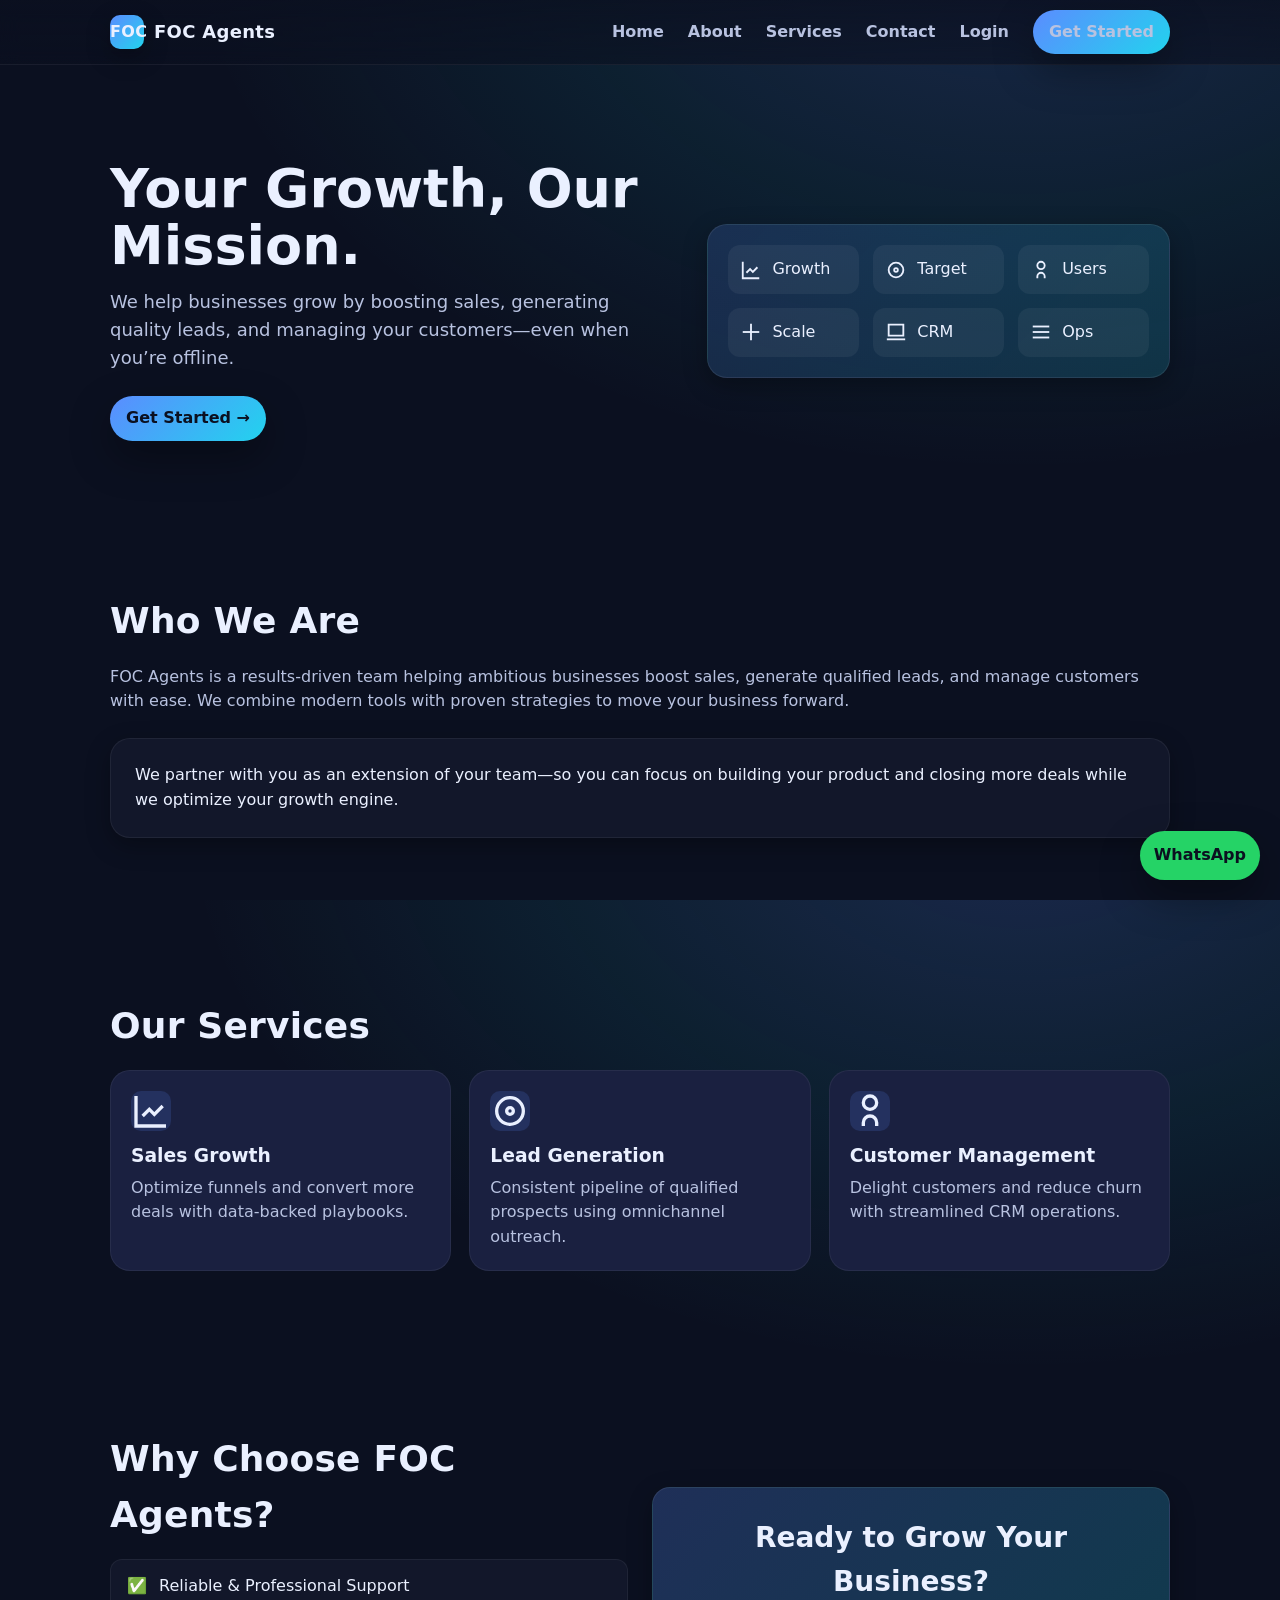
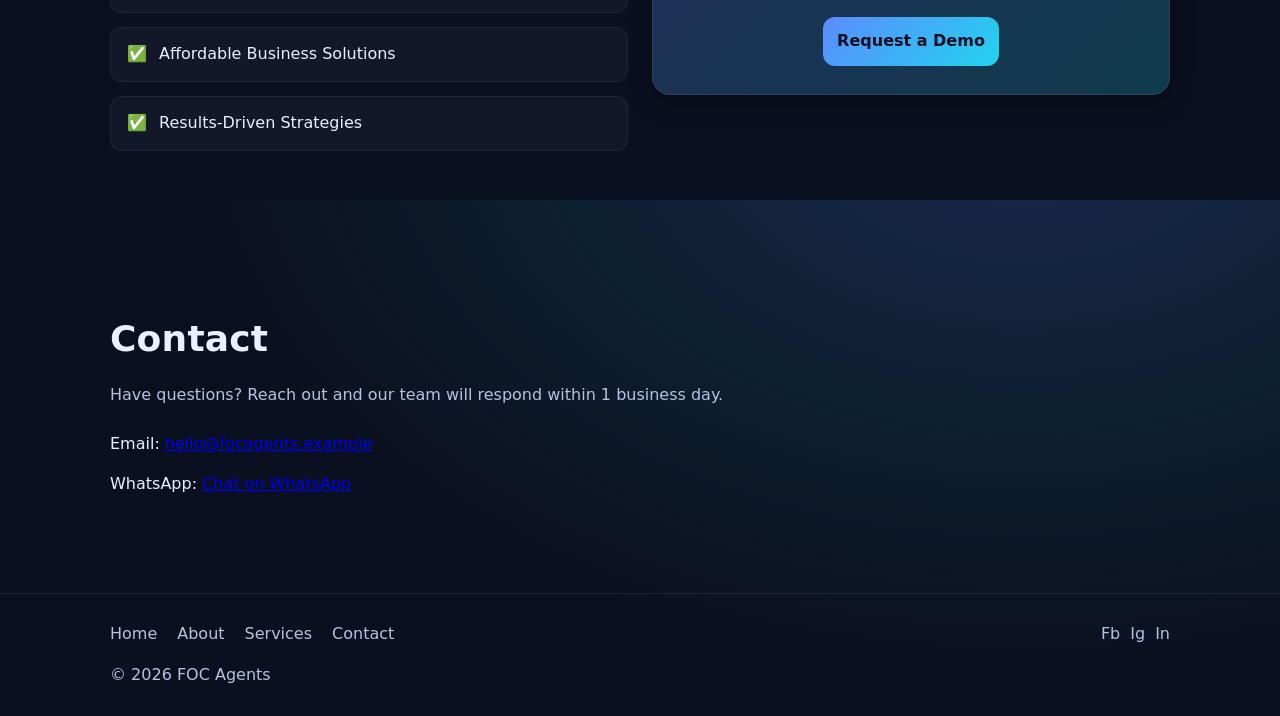
<file: index.html>
<!doctype html>
<html lang="en">
<head>
  <meta charset="utf-8">
  <meta name="viewport" content="width=device-width, initial-scale=1">
  <title>FOC Agents – Grow with Confidence</title>
  <meta name="description" content="We help businesses grow by boosting sales, generating leads, and managing customers—even when you're offline.">
  <link rel="stylesheet" href="assets/css/style.css">
</head>
<body>
  <header class="header">
    <div class="container header-inner">
      <a class="brand" href="#home">
        <span class="brand-badge" aria-hidden="true">FOC</span>
        <span class="brand-text">FOC Agents</span>
      </a>
      <nav class="nav">
        <a href="#home">Home</a>
        <a href="#about">About</a>
        <a href="#services">Services</a>
        <a href="#contact">Contact</a>
        <a href="login.html">Login</a>
        <a class="cta-primary" href="signup.html">Get Started</a>
      </nav>
    </div>
  </header>

  <main id="home">
    <section class="hero section">
      <div class="container hero-grid">
        <div>
          <h1>Your Growth, Our Mission.</h1>
          <p>We help businesses grow by boosting sales, generating quality leads, and managing your customers—even when you’re offline.</p>
          <a class="cta-primary" href="signup.html">Get Started →</a>
        </div>
        <div class="hero-visual">
          <div class="hero-icon-grid">
            <div class="hero-icon"><svg viewBox="0 0 24 24" fill="none" stroke="currentColor" stroke-width="2"><path d="M3 3v18h18"/><path d="M7 15l4-4 3 3 5-5"/></svg>Growth</div>
            <div class="hero-icon"><svg viewBox="0 0 24 24" fill="none" stroke="currentColor" stroke-width="2"><circle cx="12" cy="12" r="8"/><circle cx="12" cy="12" r="2"/></svg>Target</div>
            <div class="hero-icon"><svg viewBox="0 0 24 24" fill="none" stroke="currentColor" stroke-width="2"><path d="M16 21v-2a4 4 0 0 0-8 0v2"/><circle cx="12" cy="7" r="4"/></svg>Users</div>
            <div class="hero-icon"><svg viewBox="0 0 24 24" fill="none" stroke="currentColor" stroke-width="2"><path d="M3 12h18"/><path d="M12 3v18"/></svg>Scale</div>
            <div class="hero-icon"><svg viewBox="0 0 24 24" fill="none" stroke="currentColor" stroke-width="2"><path d="M4 4h16v12H4z"/><path d="M22 20H2"/></svg>CRM</div>
            <div class="hero-icon"><svg viewBox="0 0 24 24" fill="none" stroke="currentColor" stroke-width="2"><path d="M3 6h18"/><path d="M3 12h18"/><path d="M3 18h18"/></svg>Ops</div>
          </div>
        </div>
      </div>
    </section>

    <section id="about" class="about section">
      <div class="container">
        <h2 class="section-title">Who We Are</h2>
        <p class="section-subtitle">FOC Agents is a results-driven team helping ambitious businesses boost sales, generate qualified leads, and manage customers with ease. We combine modern tools with proven strategies to move your business forward.</p>
        <div class="card">
          We partner with you as an extension of your team—so you can focus on building your product and closing more deals while we optimize your growth engine.
        </div>
      </div>
    </section>

    <section id="services" class="section">
      <div class="container">
        <h2 class="section-title">Our Services</h2>
        <div class="services-grid">
          <article class="service-card">
            <div class="service-icon" aria-hidden="true">
              <svg viewBox="0 0 24 24" fill="none" stroke="currentColor" stroke-width="2"><path d="M3 3v18h18"/><path d="M7 15l4-4 3 3 5-5"/></svg>
            </div>
            <h3>Sales Growth</h3>
            <p>Optimize funnels and convert more deals with data-backed playbooks.</p>
          </article>
          <article class="service-card">
            <div class="service-icon" aria-hidden="true">
              <svg viewBox="0 0 24 24" fill="none" stroke="currentColor" stroke-width="2"><circle cx="12" cy="12" r="8"/><circle cx="12" cy="12" r="2"/></svg>
            </div>
            <h3>Lead Generation</h3>
            <p>Consistent pipeline of qualified prospects using omnichannel outreach.</p>
          </article>
          <article class="service-card">
            <div class="service-icon" aria-hidden="true">
              <svg viewBox="0 0 24 24" fill="none" stroke="currentColor" stroke-width="2"><path d="M16 21v-2a4 4 0 0 0-8 0v2"/><circle cx="12" cy="7" r="4"/></svg>
            </div>
            <h3>Customer Management</h3>
            <p>Delight customers and reduce churn with streamlined CRM operations.</p>
          </article>
        </div>
      </div>
    </section>

    <section class="section">
      <div class="container why">
        <div>
          <h2 class="section-title">Why Choose FOC Agents?</h2>
          <div class="why-list">
            <div class="why-item"><span class="check">✅</span>Reliable & Professional Support</div>
            <div class="why-item"><span class="check">✅</span>Affordable Business Solutions</div>
            <div class="why-item"><span class="check">✅</span>Results-Driven Strategies</div>
          </div>
        </div>
        <div class="cta-banner">
          <h3>Ready to Grow Your Business?</h3>
          <a class="button" href="signup.html">Request a Demo</a>
        </div>
      </div>
    </section>

    <section id="contact" class="section">
      <div class="container">
        <h2 class="section-title">Contact</h2>
        <p class="section-subtitle">Have questions? Reach out and our team will respond within 1 business day.</p>
        <div class="card">
          <p>Email: <a href="mailto:hello@focagents.example">hello@focagents.example</a></p>
          <p>WhatsApp: <a href="https://wa.me/?text=I'm%20interested%20in%20FOC%20Agents" target="_blank" rel="noreferrer noopener">Chat on WhatsApp</a></p>
        </div>
      </div>
    </section>
  </main>

  <footer class="footer">
    <div class="container footer-inner">
      <div class="footer-links">
        <a href="#home">Home</a>
        <a href="#about">About</a>
        <a href="#services">Services</a>
        <a href="#contact">Contact</a>
      </div>
      <div class="socials">
        <a href="#" aria-label="Facebook">Fb</a>
        <a href="#" aria-label="Instagram">Ig</a>
        <a href="#" aria-label="LinkedIn">In</a>
      </div>
      <div style="grid-column: 1 / -1;">© <span data-year></span> FOC Agents</div>
    </div>
  </footer>

  <a class="whatsapp-fab" href="https://wa.me/?text=I'm%20interested%20in%20FOC%20Agents" target="_blank" rel="noreferrer noopener" aria-label="Open WhatsApp">
    <span>WhatsApp</span>
  </a>

  <script src="assets/js/main.js"></script>
</body>
</html>
</file>
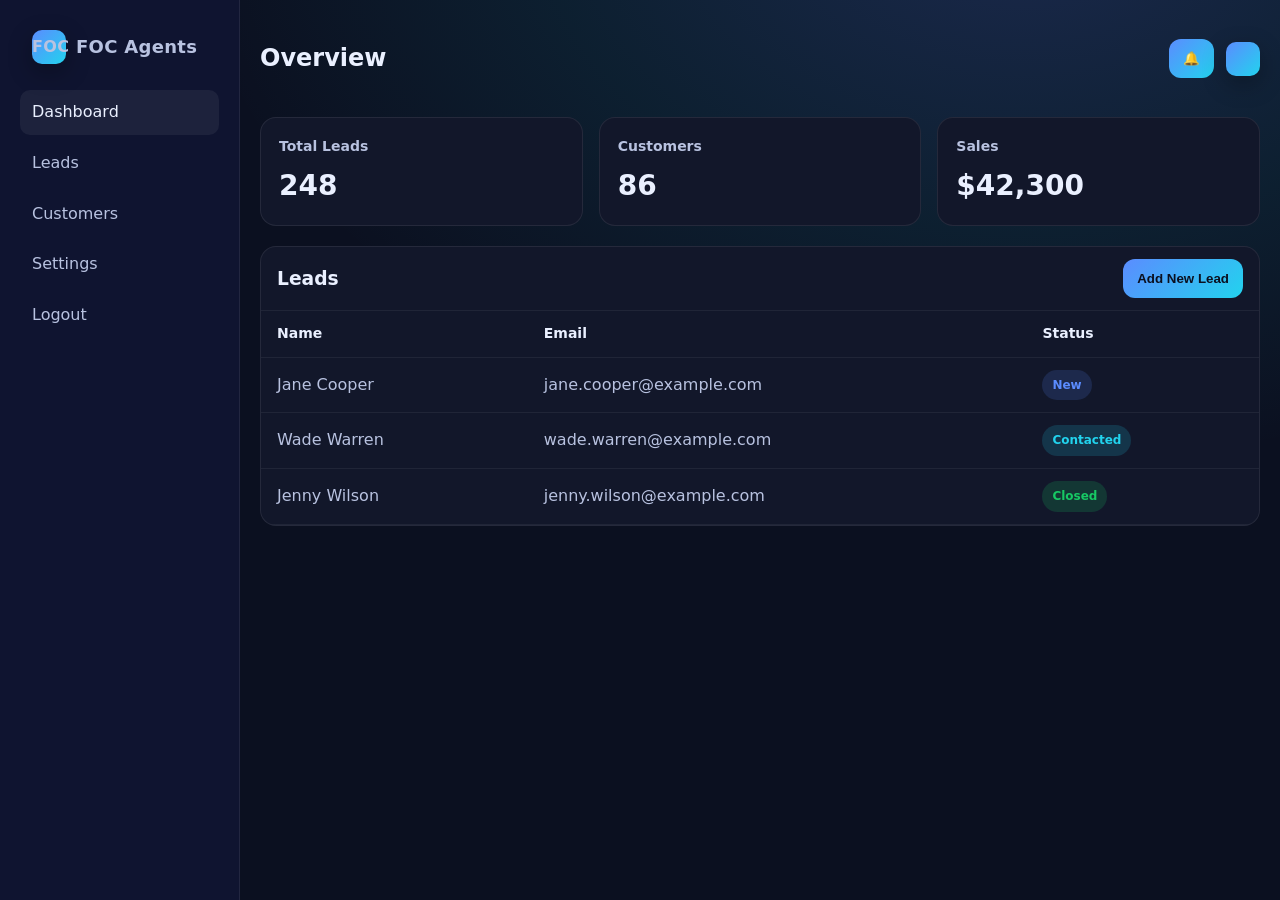
<file: dashboard.html>
<!doctype html>
<html lang="en">
<head>
  <meta charset="utf-8">
  <meta name="viewport" content="width=device-width, initial-scale=1">
  <title>Dashboard – FOC Agents</title>
  <link rel="stylesheet" href="assets/css/style.css">
</head>
<body>
  <div class="dashboard-layout">
    <aside class="sidebar">
      <a class="brand" href="index.html">
        <span class="brand-badge" aria-hidden="true">FOC</span>
        <span class="brand-text">FOC Agents</span>
      </a>
      <nav class="menu">
        <a class="active" href="#">Dashboard</a>
        <a href="#">Leads</a>
        <a href="#">Customers</a>
        <a href="#">Settings</a>
        <a href="index.html">Logout</a>
      </nav>
    </aside>

    <main class="main">
      <div class="topbar">
        <h2>Overview</h2>
        <div class="right">
          <button class="button" title="Notifications">🔔</button>
          <div class="brand-badge" title="Profile" aria-label="Profile"></div>
        </div>
      </div>

      <section class="card-grid">
        <div class="kpi-card"><h4>Total Leads</h4><div class="value">248</div></div>
        <div class="kpi-card"><h4>Customers</h4><div class="value">86</div></div>
        <div class="kpi-card"><h4>Sales</h4><div class="value">$42,300</div></div>
      </section>

      <section class="table-card">
        <header>
          <h3 style="margin:0;">Leads</h3>
          <button id="addLeadBtn" class="button">Add New Lead</button>
        </header>
        <div style="overflow:auto;">
          <table class="table">
            <thead>
              <tr>
                <th>Name</th>
                <th>Email</th>
                <th>Status</th>
              </tr>
            </thead>
            <tbody id="leadsBody">
              <tr>
                <td>Jane Cooper</td>
                <td>jane.cooper@example.com</td>
                <td><span class="status new">New</span></td>
              </tr>
              <tr>
                <td>Wade Warren</td>
                <td>wade.warren@example.com</td>
                <td><span class="status contact">Contacted</span></td>
              </tr>
              <tr>
                <td>Jenny Wilson</td>
                <td>jenny.wilson@example.com</td>
                <td><span class="status closed">Closed</span></td>
              </tr>
            </tbody>
          </table>
        </div>
      </section>
    </main>
  </div>

  <script src="assets/js/main.js"></script>
  <script>
    document.getElementById('addLeadBtn').addEventListener('click', function() {
      const name = prompt('Lead name:');
      if (!name) return;
      const email = prompt('Lead email:');
      if (!email) return;
      const tr = document.createElement('tr');
      tr.innerHTML = `<td>${name}</td><td>${email}</td><td><span class="status new">New</span></td>`;
      document.getElementById('leadsBody').prepend(tr);
    });
  </script>
</body>
</html>
</file>
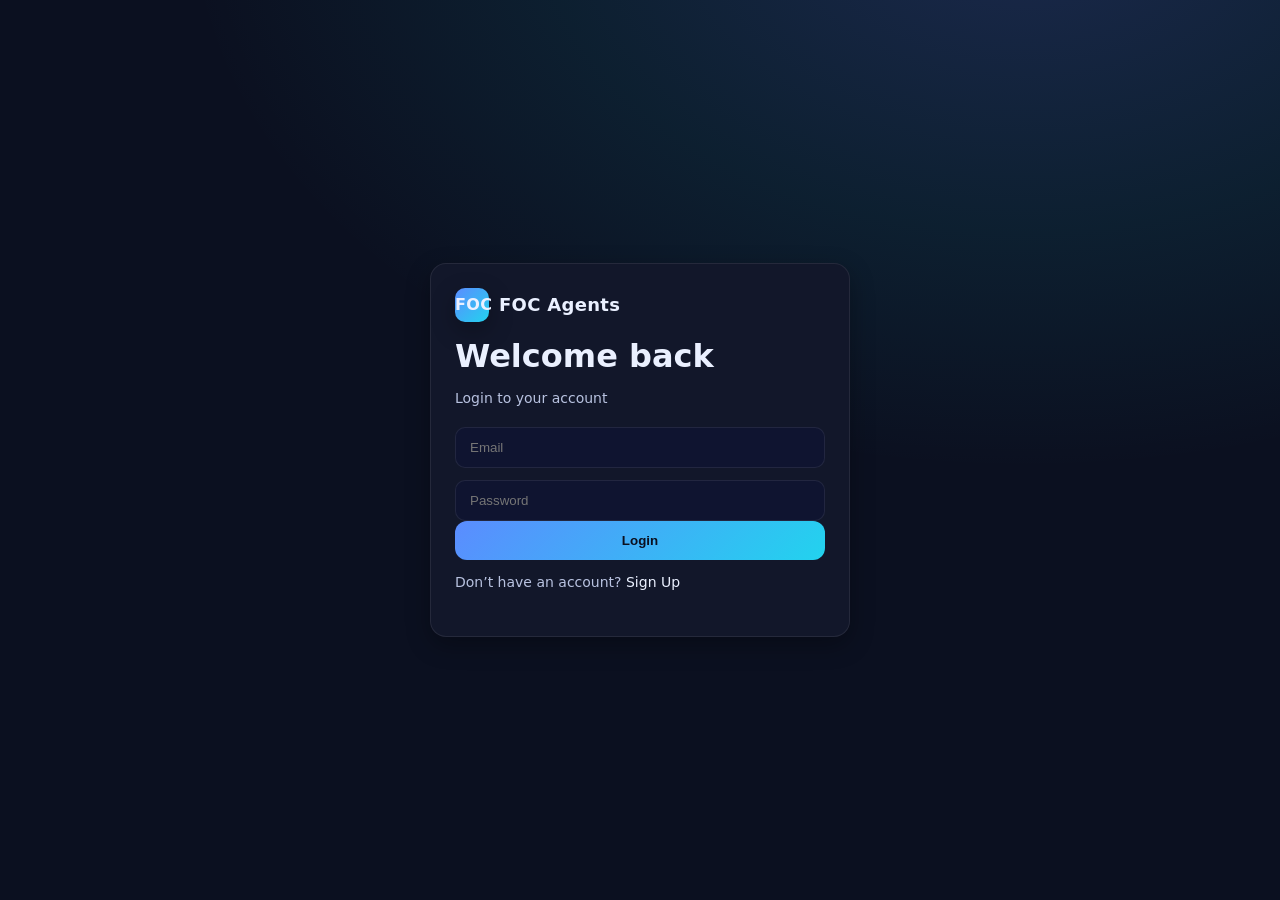
<file: login.html>
<!doctype html>
<html lang="en">
<head>
  <meta charset="utf-8">
  <meta name="viewport" content="width=device-width, initial-scale=1">
  <title>Login – FOC Agents</title>
  <link rel="stylesheet" href="assets/css/style.css">
</head>
<body>
  <div class="auth-wrap">
    <div class="auth-card">
      <a class="brand" href="index.html" style="margin-bottom:10px; display:inline-flex;">
        <span class="brand-badge" aria-hidden="true">FOC</span>
        <span class="brand-text">FOC Agents</span>
      </a>
      <h1>Welcome back</h1>
      <p class="subtle">Login to your account</p>
      <form onsubmit="event.preventDefault(); window.location.href='dashboard.html';">
        <input class="input" type="email" placeholder="Email" required>
        <input class="input" type="password" placeholder="Password" required>
        <button class="button block" type="submit">Login</button>
      </form>
      <p class="subtle" style="margin-top:12px;">Don’t have an account? <a href="signup.html">Sign Up</a></p>
    </div>
  </div>
  <script src="assets/js/main.js"></script>
</body>
</html>
</file>
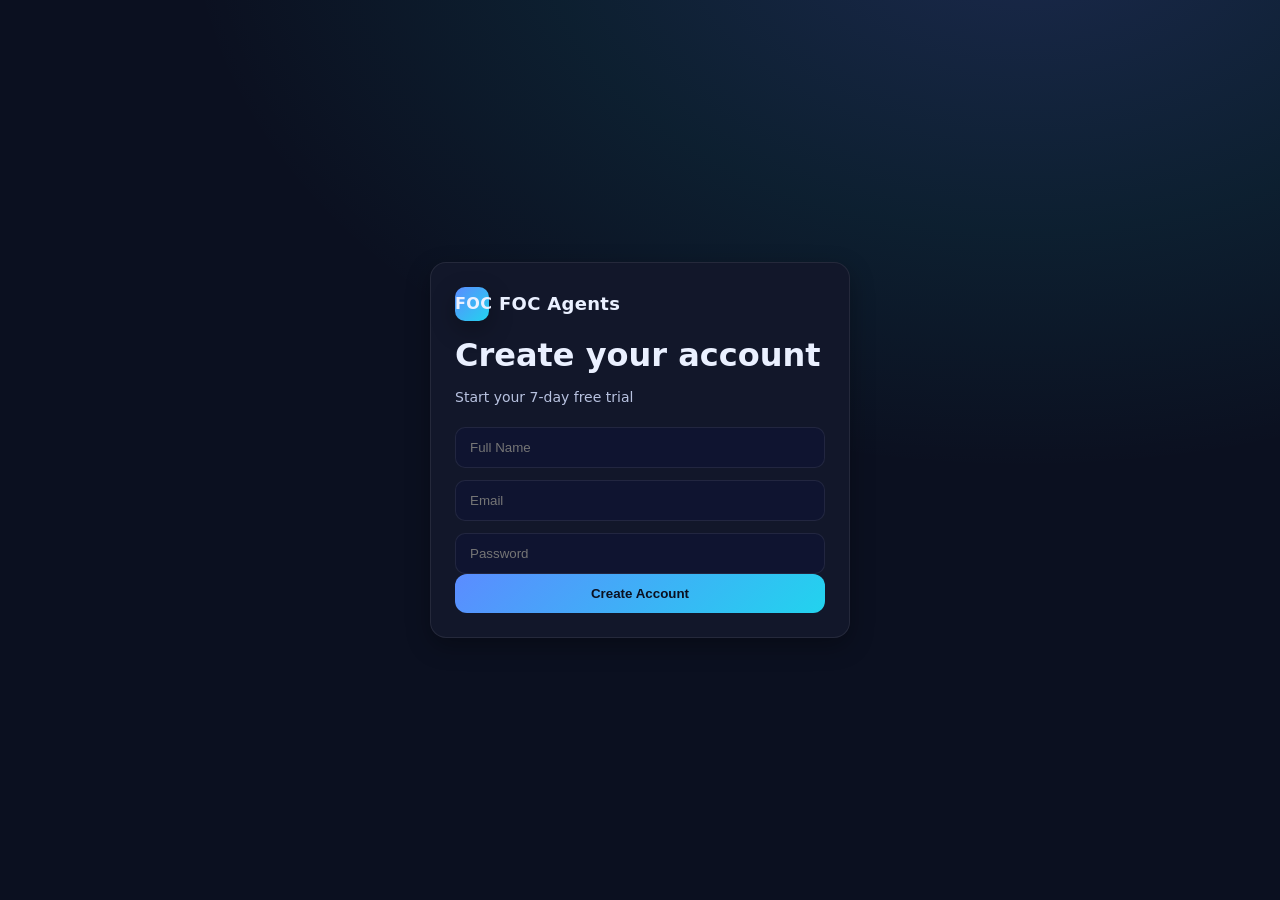
<file: signup.html>
<!doctype html>
<html lang="en">
<head>
  <meta charset="utf-8">
  <meta name="viewport" content="width=device-width, initial-scale=1">
  <title>Sign Up – FOC Agents</title>
  <link rel="stylesheet" href="assets/css/style.css">
</head>
<body>
  <div class="auth-wrap">
    <div class="auth-card">
      <a class="brand" href="index.html" style="margin-bottom:10px; display:inline-flex;">
        <span class="brand-badge" aria-hidden="true">FOC</span>
        <span class="brand-text">FOC Agents</span>
      </a>
      <h1>Create your account</h1>
      <p class="subtle">Start your 7-day free trial</p>
      <form onsubmit="event.preventDefault(); window.location.href='dashboard.html';">
        <input class="input" type="text" placeholder="Full Name" required>
        <input class="input" type="email" placeholder="Email" required>
        <input class="input" type="password" placeholder="Password" required>
        <button class="button block" type="submit">Create Account</button>
      </form>
    </div>
  </div>
  <script src="assets/js/main.js"></script>
</body>
</html>
</file>
<file: assets/css/style.css>
/* FOC Agents - Main Stylesheet */
:root {
  --color-bg: #0b1020;
  --color-surface: #12172a;
  --color-elevated: #1a2040;
  --color-primary: #5b8cff;
  --color-primary-600: #4077ff;
  --color-secondary: #22d3ee;
  --color-text: #eaf0ff;
  --color-text-dim: #b8c2e0;
  --color-success: #17c964;
  --color-danger: #ef4444;
  --shadow-1: 0 8px 24px rgba(0,0,0,0.3);
  --shadow-2: 0 16px 40px rgba(0,0,0,0.35);
  --radius-sm: 8px;
  --radius-md: 14px;
  --radius-lg: 20px;
  --max-w: 1100px;
}

* { box-sizing: border-box; }
html, body { height: 100%; }
body {
  margin: 0;
  font-family: ui-sans-serif, system-ui, -apple-system, Segoe UI, Roboto, Ubuntu, Cantarell, Noto Sans, Helvetica Neue, Arial, "Apple Color Emoji", "Segoe UI Emoji";
  background: radial-gradient(1200px 800px at 80% -10%, rgba(91,140,255,0.2), rgba(34,211,238,0.08) 40%, transparent 70%), var(--color-bg);
  color: var(--color-text);
  line-height: 1.55;
  -webkit-font-smoothing: antialiased;
  -moz-osx-font-smoothing: grayscale;
}

.container { max-width: var(--max-w); margin: 0 auto; padding: 0 20px; }
.section { padding: 80px 0; }
.section-title { font-size: 36px; margin: 0 0 16px; letter-spacing: 0.2px; }
.section-subtitle { color: var(--color-text-dim); margin: 0 0 24px; }

/* Header */
.header {
  position: sticky; top: 0; z-index: 50;
  backdrop-filter: blur(10px);
  background: linear-gradient(180deg, rgba(11,16,32,0.8), rgba(11,16,32,0.6));
  border-bottom: 1px solid rgba(255,255,255,0.06);
}
.header-inner { display: flex; align-items: center; justify-content: space-between; height: 64px; }
.brand { display: flex; align-items: center; gap: 10px; text-decoration: none; color: var(--color-text); font-weight: 700; letter-spacing: 0.3px; }
.brand-badge { width: 34px; height: 34px; display: grid; place-items: center; border-radius: 10px; background: linear-gradient(135deg, var(--color-primary), var(--color-secondary)); box-shadow: var(--shadow-1); }
.brand-text { font-size: 18px; }

.nav { display: flex; align-items: center; gap: 24px; }
.nav a { color: var(--color-text-dim); text-decoration: none; font-weight: 600; }
.nav a:hover { color: var(--color-text); }
.cta-primary { display: inline-flex; align-items: center; gap: 8px; padding: 10px 16px; border-radius: 999px; background: linear-gradient(135deg, var(--color-primary), var(--color-secondary)); color: #0b1020; font-weight: 800; text-decoration: none; box-shadow: var(--shadow-2); }
.cta-primary:hover { filter: brightness(1.05); transform: translateY(-1px); }

/* Hero */
.hero { padding: 96px 0 72px; position: relative; overflow: hidden; }
.hero-grid { display: grid; grid-template-columns: 1.1fr 0.9fr; gap: 32px; align-items: center; }
.hero h1 { font-size: 54px; line-height: 1.05; margin: 0 0 14px; }
.hero p { color: var(--color-text-dim); font-size: 18px; margin: 0 0 24px; }
.hero .hero-visual { border-radius: var(--radius-lg); background: linear-gradient(135deg, rgba(91,140,255,0.18), rgba(34,211,238,0.16)); border: 1px solid rgba(255,255,255,0.08); padding: 20px; box-shadow: var(--shadow-1); }
.hero-icon-grid { display: grid; grid-template-columns: repeat(3, 1fr); gap: 14px; }
.hero-icon { display: flex; align-items: center; gap: 10px; padding: 12px; border-radius: 12px; background: rgba(255,255,255,0.05); }
.hero-icon svg { width: 22px; height: 22px; }

/* About */
.about { }
.about .card { background: var(--color-surface); border: 1px solid rgba(255,255,255,0.06); border-radius: var(--radius-lg); padding: 24px; box-shadow: var(--shadow-1); }

/* Services */
.services-grid { display: grid; grid-template-columns: repeat(3, 1fr); gap: 18px; }
.service-card { background: var(--color-elevated); border: 1px solid rgba(255,255,255,0.06); border-radius: var(--radius-lg); padding: 20px; transition: transform .2s ease, box-shadow .2s ease; }
.service-card:hover { transform: translateY(-3px); box-shadow: var(--shadow-2); }
.service-icon { width: 40px; height: 40px; border-radius: 10px; display: grid; place-items: center; background: rgba(91,140,255,0.16); margin-bottom: 10px; }
.service-card h3 { margin: 0 0 6px; }
.service-card p { margin: 0; color: var(--color-text-dim); }

/* Why Choose */
.why { display: grid; grid-template-columns: 1fr 1fr; gap: 24px; align-items: center; }
.why-list { display: grid; gap: 14px; }
.why-item { display: flex; gap: 12px; align-items: flex-start; background: var(--color-surface); padding: 14px 16px; border-radius: 12px; border: 1px solid rgba(255,255,255,0.06); }
.why-item .check { color: var(--color-success); }

/* CTA Banner */
.cta-banner { background: linear-gradient(135deg, rgba(91,140,255,0.25), rgba(34,211,238,0.22)); border: 1px solid rgba(255,255,255,0.08); border-radius: 18px; padding: 28px; text-align: center; box-shadow: var(--shadow-1); }
.cta-banner h3 { font-size: 28px; margin: 0 0 14px; }

/* Footer */
.footer { border-top: 1px solid rgba(255,255,255,0.08); padding: 28px 0; color: var(--color-text-dim); }
.footer-links { display: flex; gap: 20px; flex-wrap: wrap; }
.footer a { color: var(--color-text-dim); text-decoration: none; }
.footer a:hover { color: var(--color-text); }
.footer-inner { display: grid; grid-template-columns: 1fr auto; gap: 16px; align-items: center; }
.socials { display: flex; gap: 10px; }

/* Floating WhatsApp */
.whatsapp-fab { position: fixed; right: 20px; bottom: 20px; background: #25d366; color: #0b1020; padding: 12px 14px; border-radius: 999px; text-decoration: none; font-weight: 800; display: inline-flex; align-items: center; gap: 8px; box-shadow: var(--shadow-2); }
.whatsapp-fab:hover { filter: brightness(1.05); transform: translateY(-1px); }

/* Forms (Auth) */
.auth-wrap { min-height: 100vh; display: grid; place-items: center; padding: 40px 16px; }
.auth-card { width: 100%; max-width: 420px; background: var(--color-surface); border: 1px solid rgba(255,255,255,0.08); border-radius: 16px; padding: 24px; box-shadow: var(--shadow-1); }
.auth-card h1 { margin: 0 0 6px; }
.auth-card p { margin: 0 0 18px; color: var(--color-text-dim); }
.input { width: 100%; padding: 12px 14px; background: #0f1430; color: var(--color-text); border: 1px solid rgba(255,255,255,0.08); border-radius: 10px; outline: none; }
.input + .input { margin-top: 12px; }
.button { display: inline-flex; align-items: center; justify-content: center; gap: 8px; padding: 12px 14px; border-radius: 12px; background: linear-gradient(135deg, var(--color-primary), var(--color-secondary)); color: #0b1020; font-weight: 800; text-decoration: none; border: none; cursor: pointer; }
.button.block { width: 100%; }
.subtle { color: var(--color-text-dim); font-size: 14px; }
.subtle a { color: var(--color-text); text-decoration: none; }

/* Dashboard */
.dashboard-layout { display: grid; grid-template-columns: 240px 1fr; min-height: 100vh; }
.sidebar { background: #0f1430; border-right: 1px solid rgba(255,255,255,0.08); padding: 20px; position: sticky; top: 0; height: 100vh; }
.sidebar .brand { margin-bottom: 16px; }
.sidebar .menu { display: grid; gap: 6px; }
.sidebar a { color: var(--color-text-dim); text-decoration: none; padding: 10px 12px; border-radius: 10px; display: flex; align-items: center; gap: 10px; }
.sidebar a.active, .sidebar a:hover { background: rgba(255,255,255,0.06); color: var(--color-text); }
.main { padding: 20px; }
.topbar { display: flex; align-items: center; justify-content: space-between; margin-bottom: 20px; }
.topbar .right { display: flex; align-items: center; gap: 12px; }
.card-grid { display: grid; grid-template-columns: repeat(3, 1fr); gap: 16px; margin-bottom: 20px; }
.kpi-card { background: var(--color-surface); border: 1px solid rgba(255,255,255,0.08); border-radius: 16px; padding: 18px; }
.kpi-card h4 { margin: 0 0 6px; font-size: 14px; color: var(--color-text-dim); }
.kpi-card .value { font-size: 28px; font-weight: 800; }
.table-card { background: var(--color-surface); border: 1px solid rgba(255,255,255,0.08); border-radius: 16px; overflow: hidden; }
.table-card header { display: flex; align-items: center; justify-content: space-between; padding: 12px 16px; border-bottom: 1px solid rgba(255,255,255,0.06); }
.table { width: 100%; border-collapse: collapse; }
.table th, .table td { text-align: left; padding: 12px 16px; border-bottom: 1px solid rgba(255,255,255,0.06); color: var(--color-text-dim); }
.table th { color: var(--color-text); font-size: 14px; }
.status { display: inline-flex; align-items: center; gap: 8px; padding: 6px 10px; border-radius: 999px; font-weight: 700; font-size: 12px; }
.status.new { background: rgba(91,140,255,0.16); color: var(--color-primary); }
.status.contact { background: rgba(34,211,238,0.16); color: var(--color-secondary); }
.status.closed { background: rgba(23,201,100,0.18); color: var(--color-success); }

/* Responsive */
@media (max-width: 980px) {
  .hero-grid { grid-template-columns: 1fr; }
  .services-grid { grid-template-columns: 1fr; }
  .why { grid-template-columns: 1fr; }
  .card-grid { grid-template-columns: 1fr; }
  .dashboard-layout { grid-template-columns: 1fr; }
  .sidebar { position: relative; height: auto; }
}
</file>
